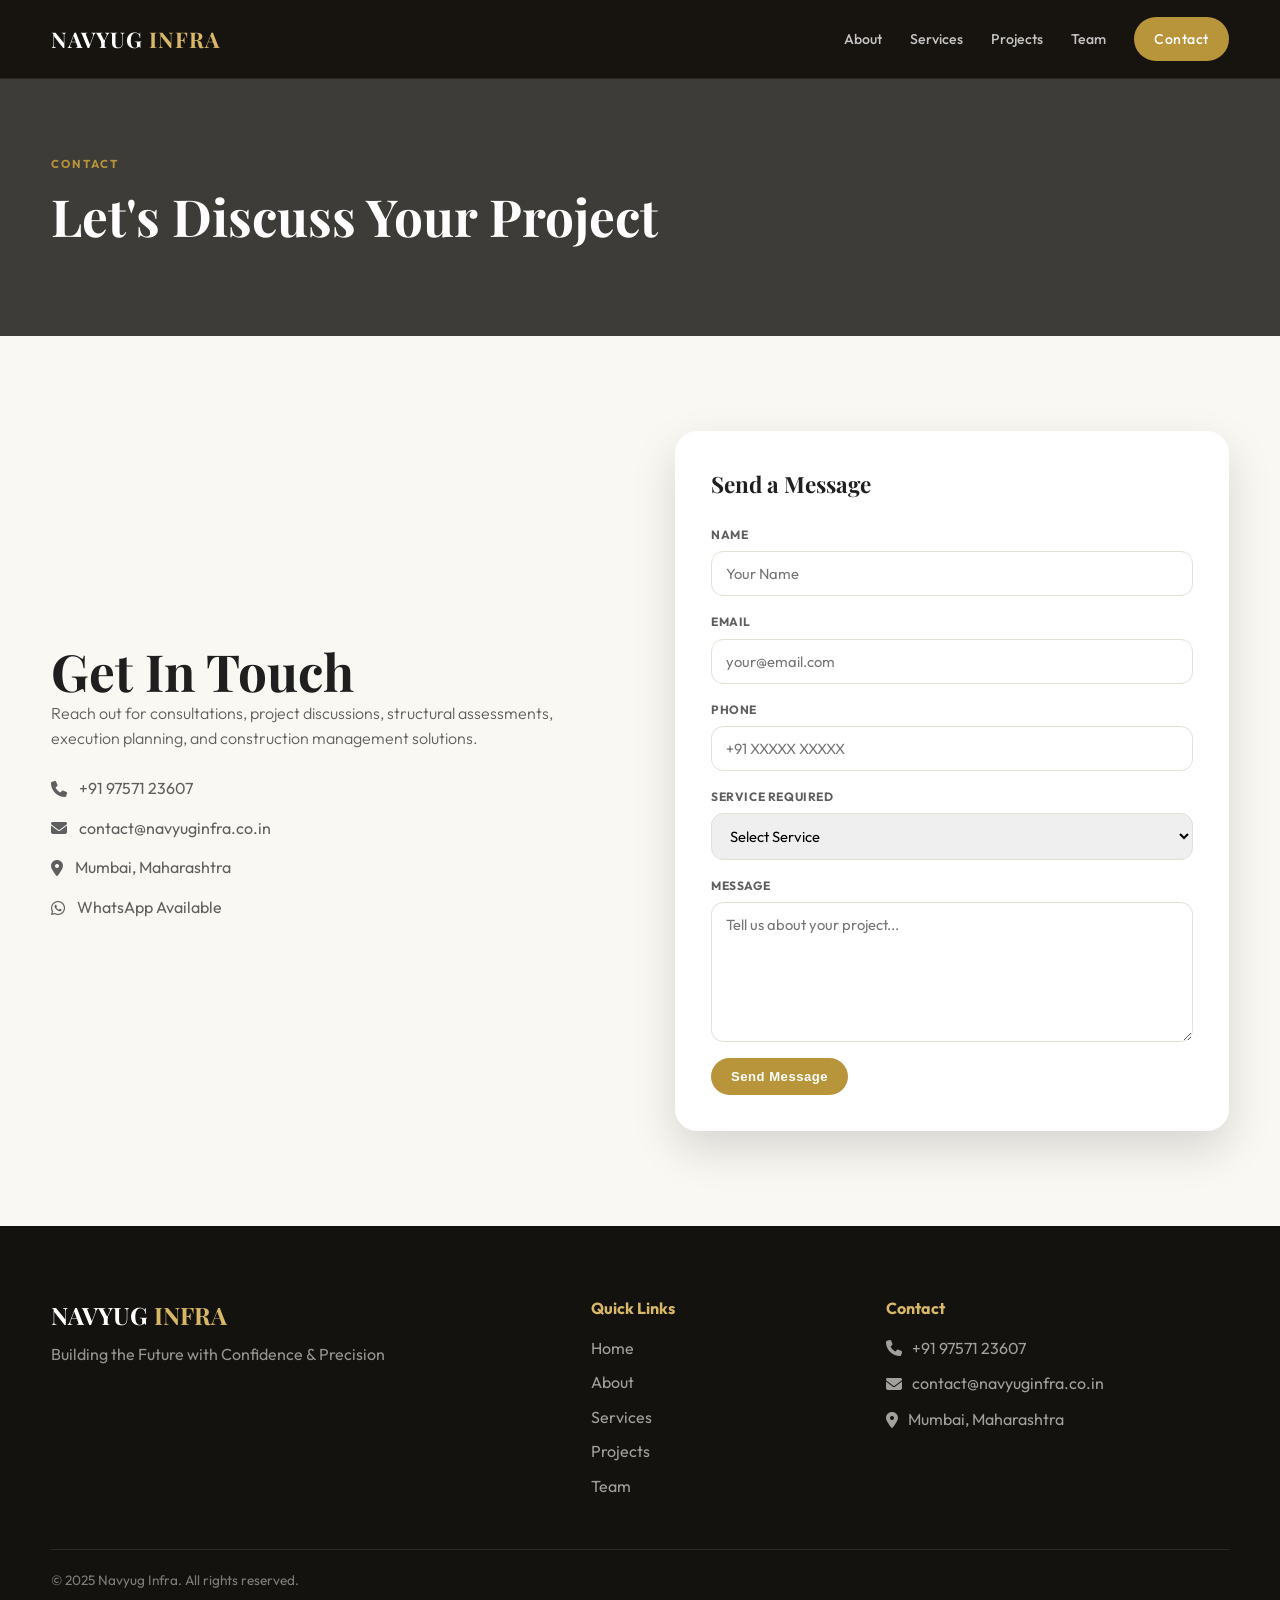
<file: contact.html>
<!DOCTYPE html>
<html lang="en">
<head>
  <meta charset="UTF-8" />
  <meta name="viewport" content="width=device-width, initial-scale=1.0" />
  <title>Contact | Navyug Infra</title>

  <link rel="preconnect" href="https://fonts.googleapis.com"/>
  <link rel="preconnect" href="https://fonts.gstatic.com" crossorigin/>

  <link href="https://fonts.googleapis.com/css2?family=Playfair+Display:wght@600;700&family=Outfit:wght@300;400;500;600&display=swap" rel="stylesheet"/>

  <link rel="stylesheet" href="https://cdnjs.cloudflare.com/ajax/libs/font-awesome/6.5.0/css/all.min.css"/>

  <link rel="stylesheet" href="css/style.css" />
</head>

<body>

<!-- NAVBAR -->
<nav class="navbar">
  <div class="container">

    <a href="index.html" class="nav-logo">
      <span class="nav-logo-name">NAVYUG <span>INFRA</span></span>
    </a>

    <ul class="nav-links">
      <li><a href="about.html">About</a></li>
      <li><a href="services.html">Services</a></li>
      <li><a href="projects.html">Projects</a></li>
      <li><a href="team.html">Team</a></li>
      <li><a href="contact.html" class="btn btn-gold">Contact</a></li>
    </ul>

  </div>
</nav>

<!-- HERO -->
<section class="page-hero">
  <div class="container">
    <div class="tag">Contact</div>
    <h1 class="section-title">Let's Discuss Your Project</h1>
  </div>
</section>

<!-- CONTACT SECTION -->
<section class="section">
  <div class="container">

    <div class="cta-inner">

      <!-- LEFT -->
      <div>

        <h2 class="section-title">Get In Touch</h2>

        <p>
          Reach out for consultations, project discussions,
          structural assessments, execution planning,
          and construction management solutions.
        </p>

        <div class="cta-contacts">

          <div class="cta-contact">
            <i class="fas fa-phone"></i>
            +91 97571 23607
          </div>

          <div class="cta-contact">
            <i class="fas fa-envelope"></i>
            contact@navyuginfra.co.in
          </div>

          <div class="cta-contact">
            <i class="fas fa-location-dot"></i>
            Mumbai, Maharashtra
          </div>

          <div class="cta-contact">
            <i class="fab fa-whatsapp"></i>
            WhatsApp Available
          </div>

        </div>

      </div>

      <!-- RIGHT -->
      <div>

        <div class="cta-form">

          <h3>Send a Message</h3>

          <form action="https://formspree.io/f/YOUR_FORM_ID" method="POST">

            <div class="form-group">
              <label>Name</label>
              <input
                type="text"
                name="name"
                placeholder="Your Name"
                required
              >
            </div>

            <div class="form-group">
              <label>Email</label>
              <input
                type="email"
                name="email"
                placeholder="your@email.com"
                required
              >
            </div>

            <div class="form-group">
              <label>Phone</label>
              <input
                type="tel"
                name="phone"
                placeholder="+91 XXXXX XXXXX"
              >
            </div>

            <div class="form-group">
              <label>Service Required</label>

              <select name="service">

                <option value="">Select Service</option>

                <option>
                  Structural Consultancy
                </option>

                <option>
                  Architectural Design
                </option>

                <option>
                  Project Management
                </option>

                <option>
                  Structural Repairs
                </option>

                <option>
                  Government Liaisoning
                </option>

              </select>
            </div>

            <div class="form-group">
              <label>Message</label>

              <textarea
                name="message"
                rows="6"
                placeholder="Tell us about your project..."
                required
              ></textarea>
            </div>

            <button type="submit" class="btn btn-gold">
              Send Message
            </button>

          </form>

        </div>

      </div>

    </div>

  </div>
</section>

<!-- FOOTER -->
<footer>

  <div class="container">

    <div class="footer-grid">

      <div>

        <div class="footer-brand">
          NAVYUG <span>INFRA</span>
        </div>

        <div class="footer-tagline">
          Building the Future with Confidence & Precision
        </div>

      </div>

      <div>

        <div class="footer-col-title">
          Quick Links
        </div>

        <ul class="footer-links">
          <li><a href="index.html">Home</a></li>
          <li><a href="about.html">About</a></li>
          <li><a href="services.html">Services</a></li>
          <li><a href="projects.html">Projects</a></li>
          <li><a href="team.html">Team</a></li>
        </ul>

      </div>

      <div>

        <div class="footer-col-title">
          Contact
        </div>

        <div class="footer-contact-row">
          <i class="fas fa-phone"></i>
          +91 97571 23607
        </div>

        <div class="footer-contact-row">
          <i class="fas fa-envelope"></i>
          contact@navyuginfra.co.in
        </div>

        <div class="footer-contact-row">
          <i class="fas fa-map-marker-alt"></i>
          Mumbai, Maharashtra
        </div>

      </div>

    </div>

    <div class="footer-bottom">
      © 2025 Navyug Infra. All rights reserved.
    </div>

  </div>

</footer>

</body>
</html>
</file>
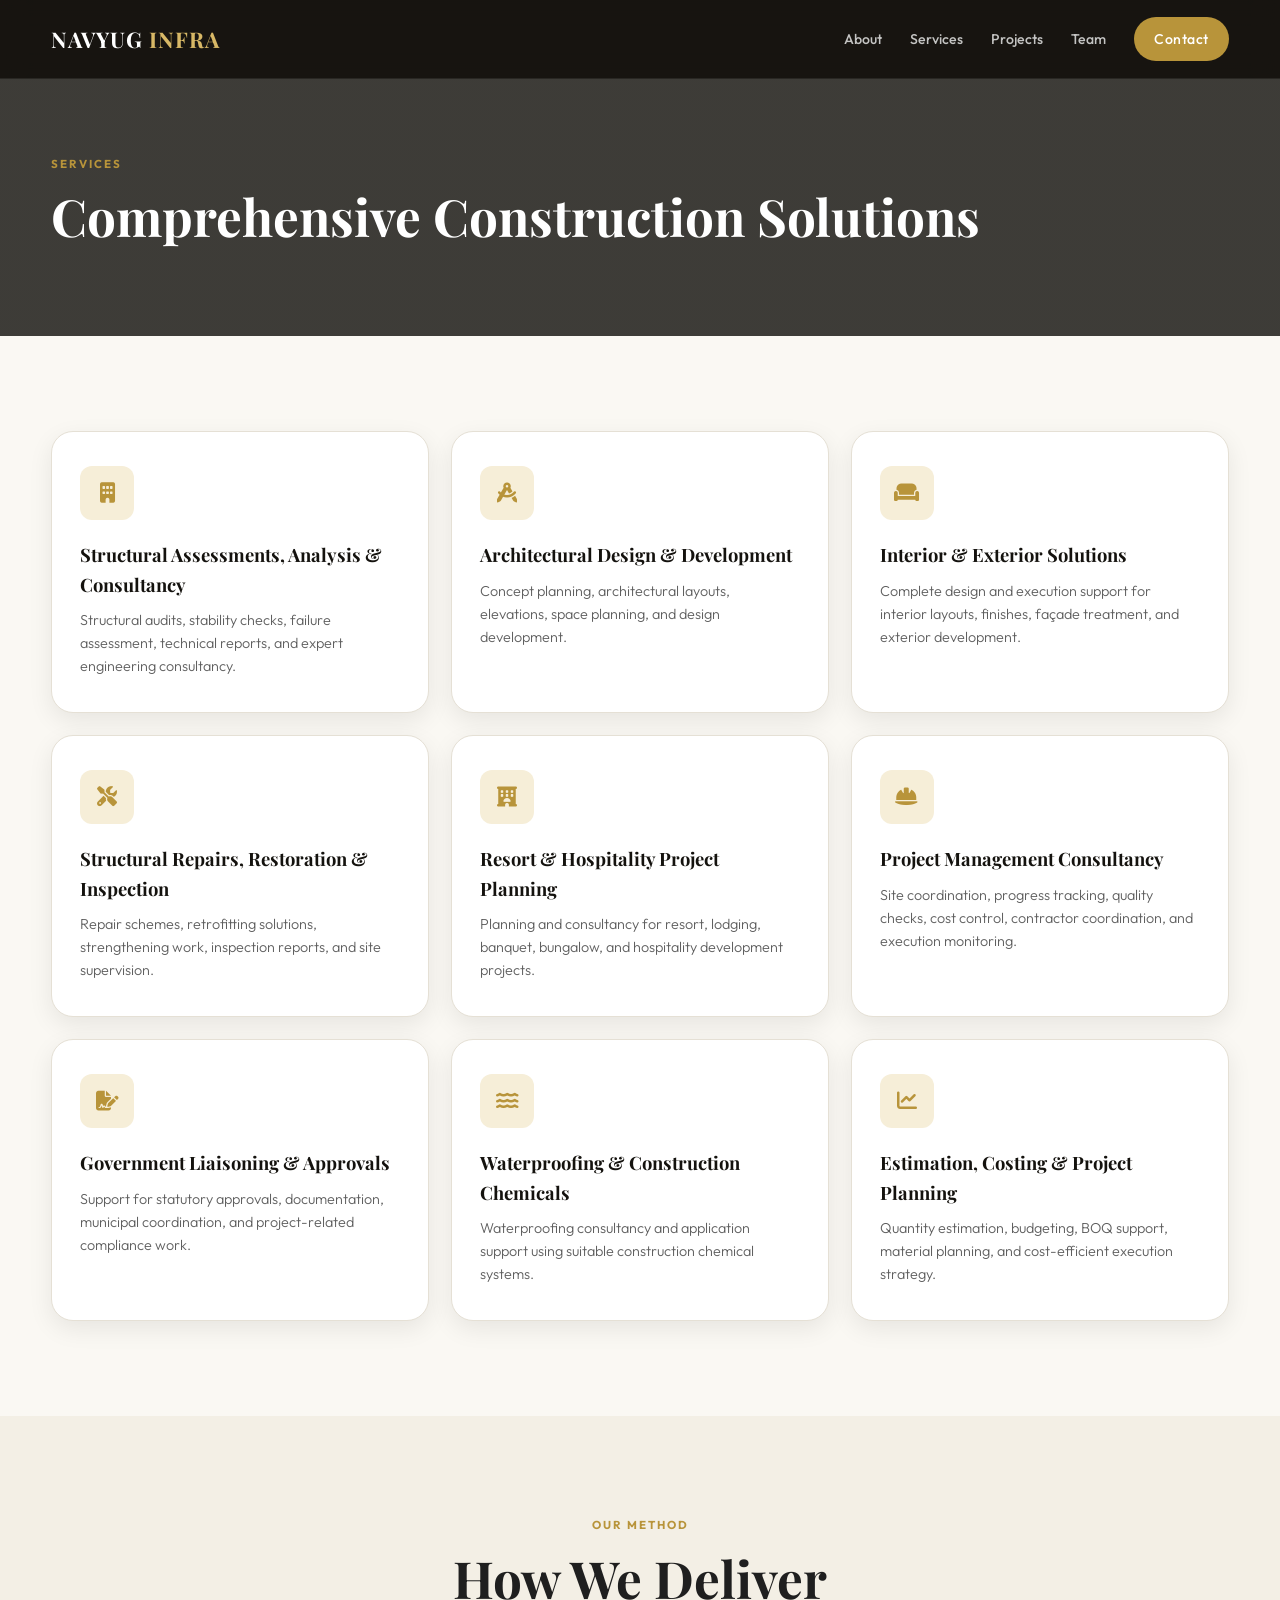
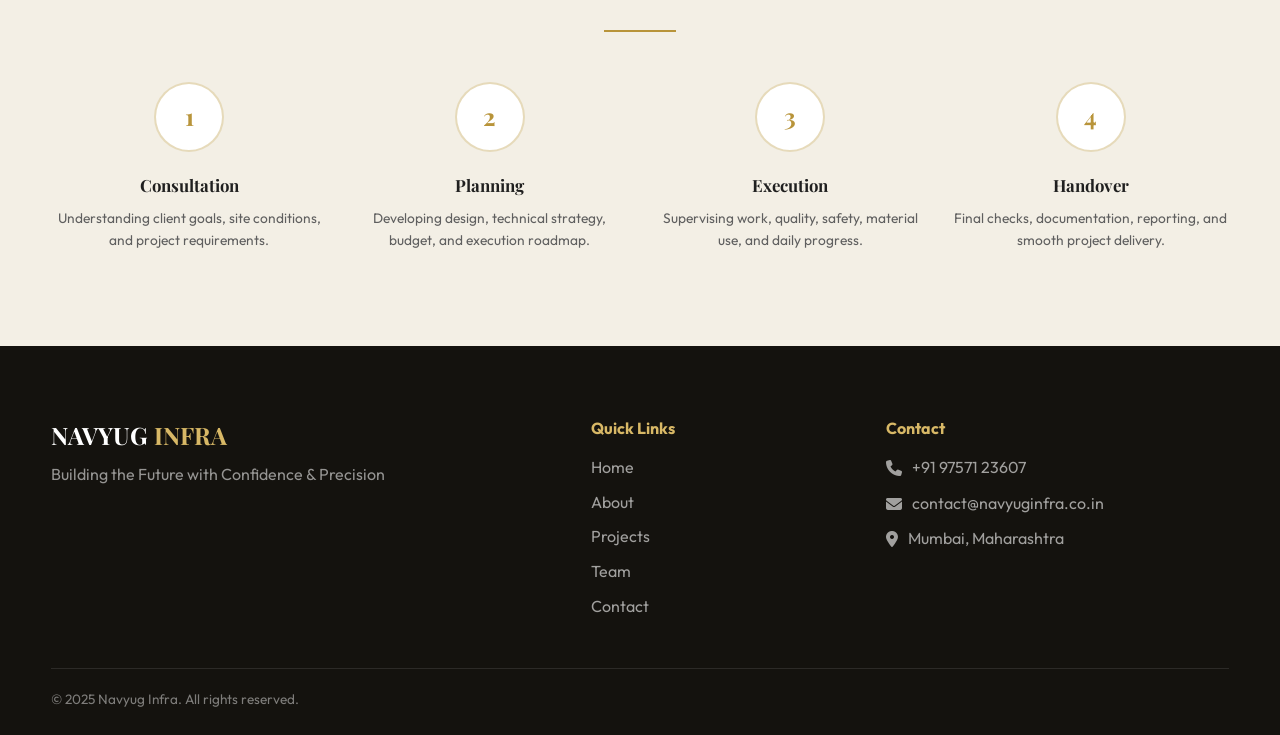
<file: services.html>
<!DOCTYPE html>
<html lang="en">

<head>
  <meta charset="UTF-8" />
  <meta name="viewport" content="width=device-width, initial-scale=1.0" />

  <title>Services | Navyug Infra</title>

  <link rel="preconnect" href="https://fonts.googleapis.com"/>
  <link rel="preconnect" href="https://fonts.gstatic.com" crossorigin/>

  <link href="https://fonts.googleapis.com/css2?family=Playfair+Display:wght@600;700&family=Outfit:wght@300;400;500;600&display=swap" rel="stylesheet"/>

  <link rel="stylesheet" href="https://cdnjs.cloudflare.com/ajax/libs/font-awesome/6.5.0/css/all.min.css"/>

  <link rel="stylesheet" href="css/style.css" />
</head>

<body>

<nav class="navbar">
  <div class="container">
    <a href="index.html" class="nav-logo">
      <span class="nav-logo-name">NAVYUG <span>INFRA</span></span>
    </a>

    <ul class="nav-links">
      <li><a href="about.html">About</a></li>
      <li><a href="services.html">Services</a></li>
      <li><a href="projects.html">Projects</a></li>
      <li><a href="team.html">Team</a></li>
      <li><a href="contact.html" class="btn btn-gold">Contact</a></li>
    </ul>
  </div>
</nav>

<section class="page-hero">
  <div class="container">
    <div class="tag">Services</div>
    <h1 class="section-title">Comprehensive Construction Solutions</h1>
  </div>
</section>

<section class="section">
  <div class="container">

    <div class="services-grid">

      <div class="service-card">
        <div class="service-icon"><i class="fas fa-building"></i></div>
        <div class="service-title">Structural Assessments, Analysis & Consultancy</div>
        <div class="service-desc">
          Structural audits, stability checks, failure assessment, technical reports, and expert engineering consultancy.
        </div>
      </div>

      <div class="service-card">
        <div class="service-icon"><i class="fas fa-drafting-compass"></i></div>
        <div class="service-title">Architectural Design & Development</div>
        <div class="service-desc">
          Concept planning, architectural layouts, elevations, space planning, and design development.
        </div>
      </div>

      <div class="service-card">
        <div class="service-icon"><i class="fas fa-couch"></i></div>
        <div class="service-title">Interior & Exterior Solutions</div>
        <div class="service-desc">
          Complete design and execution support for interior layouts, finishes, façade treatment, and exterior development.
        </div>
      </div>

      <div class="service-card">
        <div class="service-icon"><i class="fas fa-tools"></i></div>
        <div class="service-title">Structural Repairs, Restoration & Inspection</div>
        <div class="service-desc">
          Repair schemes, retrofitting solutions, strengthening work, inspection reports, and site supervision.
        </div>
      </div>

      <div class="service-card">
        <div class="service-icon"><i class="fas fa-hotel"></i></div>
        <div class="service-title">Resort & Hospitality Project Planning</div>
        <div class="service-desc">
          Planning and consultancy for resort, lodging, banquet, bungalow, and hospitality development projects.
        </div>
      </div>

      <div class="service-card">
        <div class="service-icon"><i class="fas fa-helmet-safety"></i></div>
        <div class="service-title">Project Management Consultancy</div>
        <div class="service-desc">
          Site coordination, progress tracking, quality checks, cost control, contractor coordination, and execution monitoring.
        </div>
      </div>

      <div class="service-card">
        <div class="service-icon"><i class="fas fa-file-signature"></i></div>
        <div class="service-title">Government Liaisoning & Approvals</div>
        <div class="service-desc">
          Support for statutory approvals, documentation, municipal coordination, and project-related compliance work.
        </div>
      </div>

      <div class="service-card">
        <div class="service-icon"><i class="fas fa-water"></i></div>
        <div class="service-title">Waterproofing & Construction Chemicals</div>
        <div class="service-desc">
          Waterproofing consultancy and application support using suitable construction chemical systems.
        </div>
      </div>

      <div class="service-card">
        <div class="service-icon"><i class="fas fa-chart-line"></i></div>
        <div class="service-title">Estimation, Costing & Project Planning</div>
        <div class="service-desc">
          Quantity estimation, budgeting, BOQ support, material planning, and cost-efficient execution strategy.
        </div>
      </div>

    </div>

  </div>
</section>

<section class="section section--alt">
  <div class="container">
    <div style="text-align:center;margin-bottom:50px;">
      <div class="tag">Our Method</div>
      <h2 class="section-title">How We Deliver</h2>
      <div class="divider divider--center"></div>
    </div>

    <div class="process-wrap">

      <div class="process-step">
        <div class="process-circle"><div class="process-num">1</div></div>
        <div class="process-title">Consultation</div>
        <div class="process-desc">Understanding client goals, site conditions, and project requirements.</div>
      </div>

      <div class="process-step">
        <div class="process-circle"><div class="process-num">2</div></div>
        <div class="process-title">Planning</div>
        <div class="process-desc">Developing design, technical strategy, budget, and execution roadmap.</div>
      </div>

      <div class="process-step">
        <div class="process-circle"><div class="process-num">3</div></div>
        <div class="process-title">Execution</div>
        <div class="process-desc">Supervising work, quality, safety, material use, and daily progress.</div>
      </div>

      <div class="process-step">
        <div class="process-circle"><div class="process-num">4</div></div>
        <div class="process-title">Handover</div>
        <div class="process-desc">Final checks, documentation, reporting, and smooth project delivery.</div>
      </div>

    </div>
  </div>
</section>

<footer>
  <div class="container">

    <div class="footer-grid">

      <div>
        <div class="footer-brand">NAVYUG <span>INFRA</span></div>
        <div class="footer-tagline">Building the Future with Confidence & Precision</div>
      </div>

      <div>
        <div class="footer-col-title">Quick Links</div>
        <ul class="footer-links">
          <li><a href="index.html">Home</a></li>
          <li><a href="about.html">About</a></li>
          <li><a href="projects.html">Projects</a></li>
          <li><a href="team.html">Team</a></li>
          <li><a href="contact.html">Contact</a></li>
        </ul>
      </div>

      <div>
        <div class="footer-col-title">Contact</div>
        <div class="footer-contact-row"><i class="fas fa-phone"></i> +91 97571 23607</div>
        <div class="footer-contact-row"><i class="fas fa-envelope"></i> contact@navyuginfra.co.in</div>
        <div class="footer-contact-row"><i class="fas fa-map-marker-alt"></i> Mumbai, Maharashtra</div>
      </div>

    </div>

    <div class="footer-bottom">
      © 2025 Navyug Infra. All rights reserved.
    </div>

  </div>
</footer>

</body>
</html>
</file>
<file: css/style.css>
* {
  margin: 0;
  padding: 0;
  box-sizing: border-box;
}

:root {
  --gold: #b8943a;
  --gold-light: #d8b866;
  --gold-pale: #f6eed8;
  --gold-border: rgba(184, 148, 58, 0.35);

  --dark: #14120e;
  --white: #ffffff;
  --bg: #faf8f3;
  --bg-2: #f3efe5;
  --bg-3: #e5ddca;

  --text: #1f1f1f;
  --text-2: #5f5f5f;
  --text-3: #999999;
  --border: #e5e0d5;

  --font-display: "Playfair Display", serif;
  --font-body: "Outfit", sans-serif;

  --radius: 12px;
  --radius-lg: 22px;
  --shadow: 0 8px 25px rgba(0,0,0,0.08);
  --shadow-lg: 0 18px 45px rgba(0,0,0,0.14);
  --transition: 0.3s ease;
  --ease: cubic-bezier(0.22, 1, 0.36, 1);
}

body {
  font-family: var(--font-body);
  background: var(--bg);
  color: var(--text);
  line-height: 1.6;
}

a {
  text-decoration: none;
  color: inherit;
}

ul {
  list-style: none;
}

img {
  max-width: 100%;
  display: block;
}

.container {
  width: min(1180px, 92%);
  margin: auto;
}

/* NAVBAR */

.navbar {
  width: 100%;
  position: fixed;
  top: 0;
  left: 0;
  background: rgba(20,18,14,0.92);
  backdrop-filter: blur(12px);
  z-index: 1000;
  border-bottom: 1px solid rgba(255,255,255,0.08);
}

.navbar .container {
  height: 78px;
  display: flex;
  justify-content: space-between;
  align-items: center;
}

.nav-logo {
  display: flex;
  flex-direction: column;
}

.nav-logo-name {
  font-family: var(--font-display);
  font-size: 1.35rem;
  font-weight: 700;
  color: var(--white);
  letter-spacing: 1px;
}

.nav-logo-name span {
  color: var(--gold-light);
}

.nav-logo-sub {
  font-size: 0.68rem;
  color: rgba(255,255,255,0.5);
  letter-spacing: 0.5px;
}

.nav-links {
  display: flex;
  align-items: center;
  gap: 28px;
}

.nav-links a {
  color: rgba(255,255,255,0.75);
  font-size: 0.88rem;
  font-weight: 500;
  transition: var(--transition);
}

.nav-links a:hover {
  color: var(--gold-light);
}

/* BUTTONS */

.btn {
  display: inline-flex;
  align-items: center;
  gap: 8px;
  padding: 11px 20px;
  border-radius: 999px;
  font-size: 0.82rem;
  font-weight: 600;
  letter-spacing: 0.5px;
  transition: var(--transition);
  cursor: pointer;
  border: none;
}

.btn-gold {
  background: var(--gold);
  color: var(--white) !important;
}

.btn-gold:hover {
  background: var(--gold-light);
  transform: translateY(-2px);
}

.btn-dark {
  background: var(--dark);
  color: var(--white);
}

.btn-dark:hover {
  background: var(--gold);
  transform: translateY(-2px);
}

.btn-outline-light {
  border: 1px solid rgba(255,255,255,0.35);
  color: var(--white);
}

.btn-outline-light:hover {
  background: var(--white);
  color: var(--dark);
}

/* WHATSAPP */

.wa-float {
  position: fixed;
  right: 22px;
  bottom: 22px;
  width: 54px;
  height: 54px;
  background: #25d366;
  color: white;
  border-radius: 50%;
  display: flex;
  align-items: center;
  justify-content: center;
  font-size: 1.45rem;
  z-index: 2000;
  box-shadow: var(--shadow-lg);
}

/* HERO / PAGE HERO */

.page-hero {
  padding: 150px 0 90px;
  background:
    linear-gradient(rgba(20,18,14,0.82), rgba(20,18,14,0.82)),
    url("https://images.unsplash.com/photo-1487958449943-2429e8be8625?w=1600&q=80")
    center/cover no-repeat;
  color: var(--white);
}

.tag {
  display: inline-flex;
  align-items: center;
  font-size: 0.72rem;
  font-weight: 700;
  letter-spacing: 2px;
  text-transform: uppercase;
  color: var(--gold);
  margin-bottom: 14px;
}

.tag--light {
  color: var(--gold-light);
}

.section-title {
  font-family: var(--font-display);
  font-size: clamp(2rem, 4vw, 3.2rem);
  line-height: 1.15;
  color: inherit;
  font-weight: 700;
}

.divider {
  width: 72px;
  height: 2px;
  background: var(--gold);
  margin: 22px 0 26px;
}

.divider--center {
  margin-left: auto;
  margin-right: auto;
}

/* SECTIONS */

.section {
  padding: 95px 0;
}

.section--alt {
  background: var(--bg-2);
}

.section--stone {
  background: #ebe4d5;
}

/* ABOUT */

.about-grid {
  display: grid;
  grid-template-columns: 1fr 1fr;
  gap: 70px;
  align-items: center;
}

.about-img-wrap {
  position: relative;
}

.about-img {
  width: 100%;
  aspect-ratio: 4 / 5;
  object-fit: cover;
  border-radius: var(--radius-lg);
  box-shadow: var(--shadow-lg);
}

.about-text p,
.about-grid p,
.section p {
  color: var(--text-2);
  font-weight: 300;
  margin-bottom: 15px;
}

.about-certs {
  display: grid;
  grid-template-columns: 1fr 1fr;
  gap: 12px;
  margin-top: 28px;
}

.cert-item {
  padding: 12px 14px;
  background: var(--white);
  border: 1px solid var(--border);
  border-radius: var(--radius);
  font-size: 0.84rem;
}

/* SERVICES */

.services-grid {
  display: grid;
  grid-template-columns: repeat(3, 1fr);
  gap: 22px;
}

.service-card {
  background: var(--white);
  border: 1px solid var(--border);
  border-radius: var(--radius-lg);
  padding: 34px 28px;
  box-shadow: var(--shadow);
  transition: var(--transition);
}

.service-card:hover {
  transform: translateY(-5px);
  border-color: var(--gold-border);
  box-shadow: var(--shadow-lg);
}

.service-icon {
  width: 54px;
  height: 54px;
  border-radius: var(--radius);
  background: var(--gold-pale);
  color: var(--gold);
  display: flex;
  align-items: center;
  justify-content: center;
  font-size: 1.25rem;
  margin-bottom: 20px;
}

.service-title {
  font-family: var(--font-display);
  font-size: 1.15rem;
  font-weight: 700;
  margin-bottom: 10px;
  color: var(--dark);
}

.service-desc {
  font-size: 0.9rem;
  color: var(--text-2);
  font-weight: 300;
}

/* PROCESS */

.process-wrap {
  display: grid;
  grid-template-columns: repeat(4, 1fr);
  gap: 24px;
}

.process-step {
  text-align: center;
}

.process-circle {
  width: 70px;
  height: 70px;
  border-radius: 50%;
  background: var(--white);
  border: 2px solid var(--gold-border);
  display: flex;
  align-items: center;
  justify-content: center;
  margin: 0 auto 20px;
}

.process-num {
  font-family: var(--font-display);
  font-size: 1.5rem;
  color: var(--gold);
  font-weight: 700;
}

.process-title {
  font-family: var(--font-display);
  font-size: 1.05rem;
  font-weight: 700;
  margin-bottom: 8px;
}

.process-desc {
  color: var(--text-2);
  font-size: 0.86rem;
}

/* PROJECTS */

.projects-grid {
  display: grid;
  grid-template-columns: repeat(3, 1fr);
  gap: 22px;
}

.proj-card {
  position: relative;
  overflow: hidden;
  border-radius: var(--radius-lg);
  min-height: 300px;
  box-shadow: var(--shadow);
}

.proj-img {
  width: 100%;
  height: 100%;
  min-height: 300px;
  object-fit: cover;
  transition: 0.5s ease;
  filter: brightness(0.72);
}

.proj-card:hover .proj-img {
  transform: scale(1.06);
  filter: brightness(0.55);
}

.proj-overlay {
  position: absolute;
  inset: 0;
  padding: 24px;
  display: flex;
  flex-direction: column;
  justify-content: flex-end;
  background: linear-gradient(to top, rgba(0,0,0,0.78), transparent 60%);
}

.proj-type {
  font-size: 0.7rem;
  color: var(--gold-light);
  letter-spacing: 1.5px;
  text-transform: uppercase;
  margin-bottom: 5px;
}

.proj-name {
  font-family: var(--font-display);
  color: var(--white);
  font-size: 1.25rem;
  font-weight: 700;
}

.proj-loc {
  color: rgba(255,255,255,0.65);
  font-size: 0.85rem;
}

/* TEAM */

.team-grid {
  display: grid;
  grid-template-columns: repeat(5, 1fr);
  gap: 18px;
}

.team-card {
  background: var(--white);
  border: 1px solid var(--border);
  border-radius: var(--radius-lg);
  padding: 30px 18px;
  text-align: center;
  box-shadow: var(--shadow);
  transition: var(--transition);
}

.team-card:hover {
  transform: translateY(-5px);
  box-shadow: var(--shadow-lg);
  border-color: var(--gold-border);
}

.team-avatar {
  width: 70px;
  height: 70px;
  border-radius: 50%;
  background: var(--gold-pale);
  color: var(--gold);
  display: flex;
  align-items: center;
  justify-content: center;
  margin: 0 auto 16px;
  font-family: var(--font-display);
  font-weight: 700;
  font-size: 1.2rem;
}

.team-name {
  font-family: var(--font-display);
  font-weight: 700;
  color: var(--dark);
  margin-bottom: 6px;
}

.team-role {
  color: var(--gold);
  font-size: 0.72rem;
  font-weight: 700;
  text-transform: uppercase;
}

/* CTA / FORM */

.cta-inner {
  display: grid;
  grid-template-columns: 1fr 1fr;
  gap: 70px;
  align-items: center;
}

.cta-form {
  background: var(--white);
  padding: 36px;
  border-radius: var(--radius-lg);
  box-shadow: var(--shadow-lg);
}

.cta-form h3 {
  font-family: var(--font-display);
  font-size: 1.4rem;
  margin-bottom: 22px;
}

.form-group {
  display: flex;
  flex-direction: column;
  gap: 7px;
  margin-bottom: 16px;
}

.form-group label {
  font-size: 0.75rem;
  font-weight: 700;
  color: var(--text-2);
  text-transform: uppercase;
  letter-spacing: 0.6px;
}

.form-group input,
.form-group textarea,
.form-group select {
  padding: 12px 14px;
  border: 1.5px solid var(--border);
  border-radius: var(--radius);
  font-family: var(--font-body);
  font-size: 0.92rem;
  outline: none;
}

.form-group input:focus,
.form-group textarea:focus,
.form-group select:focus {
  border-color: var(--gold);
}

.cta-contacts {
  display: flex;
  flex-direction: column;
  gap: 14px;
  margin-top: 24px;
}

.cta-contact {
  display: flex;
  align-items: center;
  gap: 12px;
  color: var(--text-2);
}

/* FOOTER */

footer {
  background: var(--dark);
  color: var(--white);
  padding: 70px 0 24px;
}

.footer-grid {
  display: grid;
  grid-template-columns: 2fr 1fr 1.4fr;
  gap: 50px;
  margin-bottom: 40px;
}

.footer-brand {
  font-family: var(--font-display);
  font-size: 1.5rem;
  font-weight: 700;
}

.footer-brand span {
  color: var(--gold-light);
}

.footer-tagline,
.footer-about {
  color: rgba(255,255,255,0.55);
  margin-top: 8px;
}

.footer-col-title {
  font-weight: 700;
  margin-bottom: 14px;
  color: var(--gold-light);
}

.footer-links li {
  margin-bottom: 9px;
}

.footer-links a {
  color: rgba(255,255,255,0.6);
}

.footer-links a:hover {
  color: var(--gold-light);
}

.footer-contact-row {
  color: rgba(255,255,255,0.6);
  margin-bottom: 10px;
  display: flex;
  gap: 10px;
  align-items: center;
}

.footer-bottom {
  border-top: 1px solid rgba(255,255,255,0.1);
  padding-top: 20px;
  color: rgba(255,255,255,0.45);
  font-size: 0.85rem;
  display: flex;
  justify-content: space-between;
  gap: 20px;
}

.footer-social {
  display: flex;
  gap: 12px;
}

/* SIMPLE ANIMATION SUPPORT */

.fade-up {
  animation: fadeUp 0.8s ease both;
}

.d1 { animation-delay: 0.15s; }
.d2 { animation-delay: 0.3s; }
.d3 { animation-delay: 0.45s; }

@keyframes fadeUp {
  from {
    opacity: 0;
    transform: translateY(18px);
  }
  to {
    opacity: 1;
    transform: translateY(0);
  }
}

.mobile-menu,
.hamburger {
  display: none;
}

/* RESPONSIVE */

@media (max-width: 1024px) {
  .about-grid,
  .cta-inner {
    grid-template-columns: 1fr;
  }

  .services-grid,
  .projects-grid {
    grid-template-columns: repeat(2, 1fr);
  }

  .team-grid {
    grid-template-columns: repeat(3, 1fr);
  }

  .process-wrap {
    grid-template-columns: repeat(2, 1fr);
  }
}

@media (max-width: 768px) {
  .navbar .container {
    height: auto;
    padding: 18px 0;
    flex-direction: column;
    gap: 18px;
  }

  .nav-links {
    flex-wrap: wrap;
    justify-content: center;
    gap: 16px;
  }

  .services-grid,
  .projects-grid,
  .team-grid,
  .process-wrap {
    grid-template-columns: 1fr;
  }

  .section {
    padding: 70px 0;
  }

  .page-hero {
    padding: 140px 0 70px;
  }

  .footer-grid {
    grid-template-columns: 1fr;
  }

  .footer-bottom {
    flex-direction: column;
  }
}
</file>
